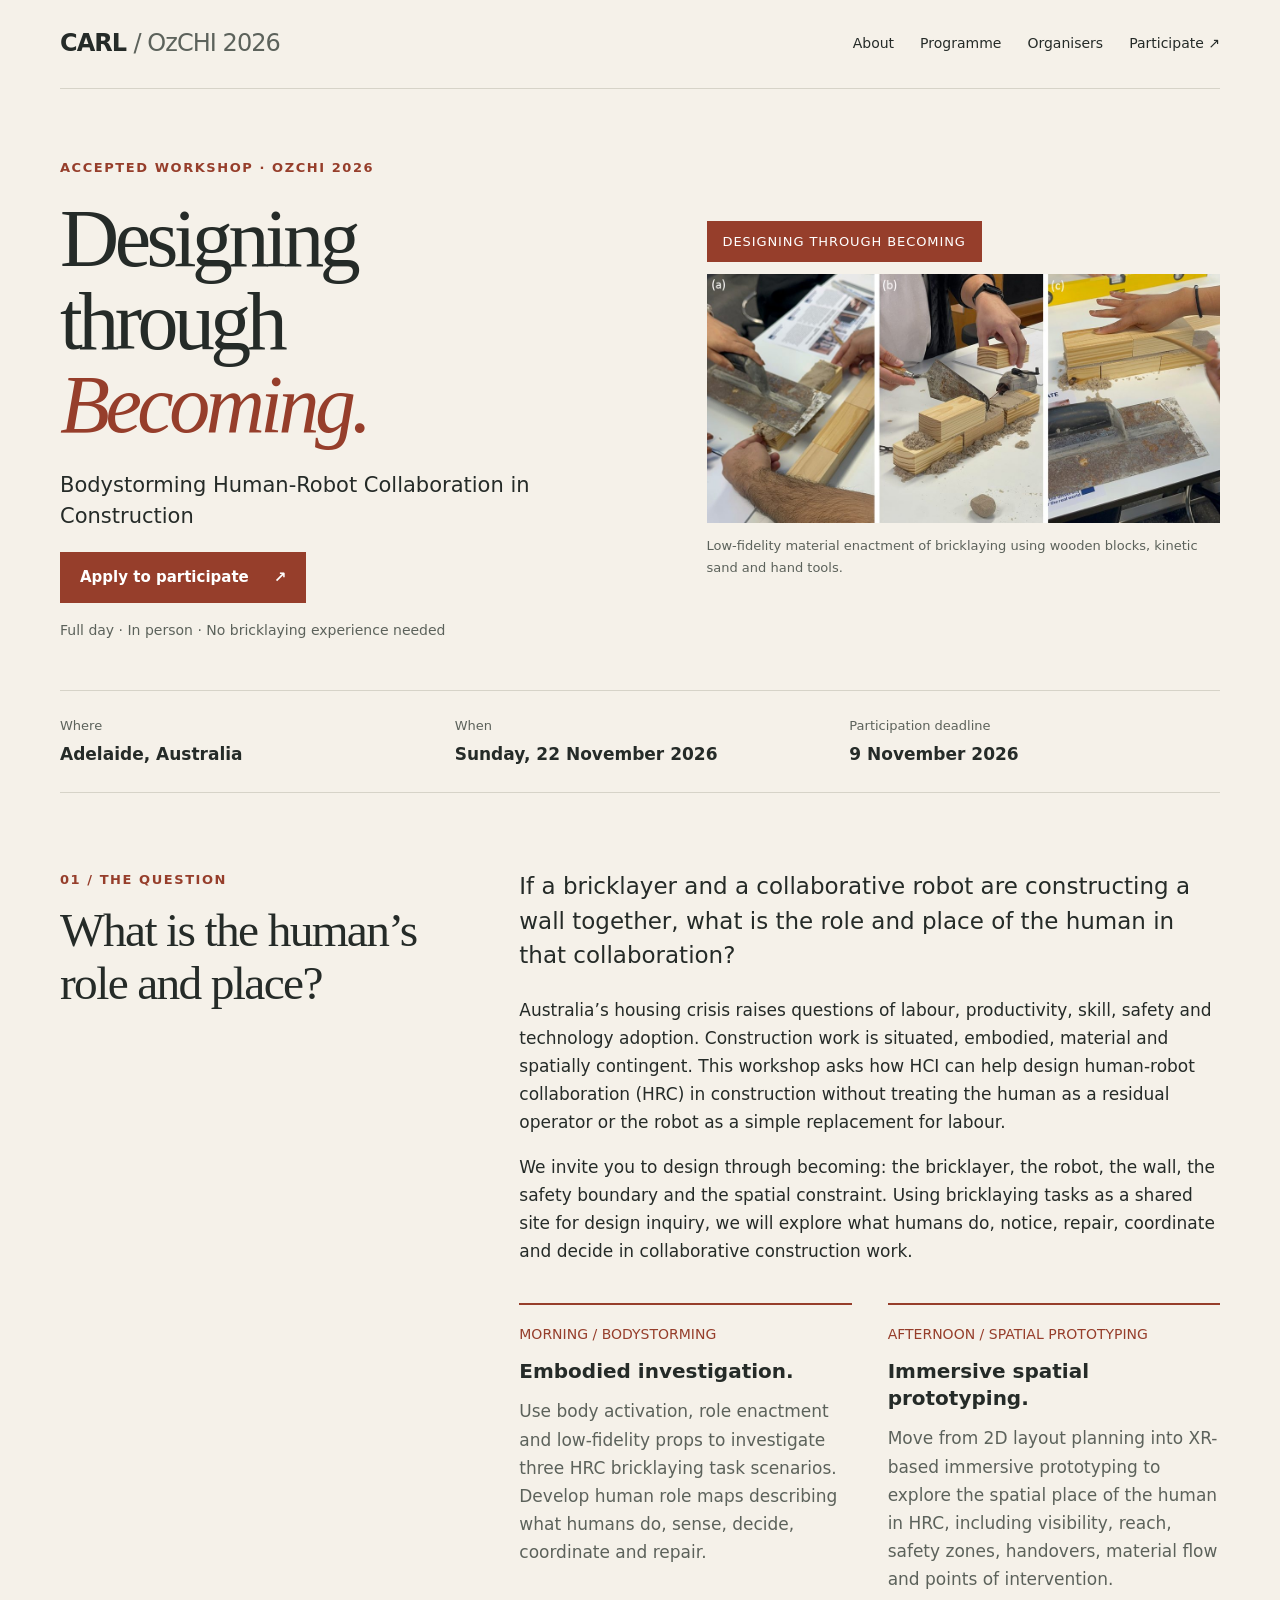
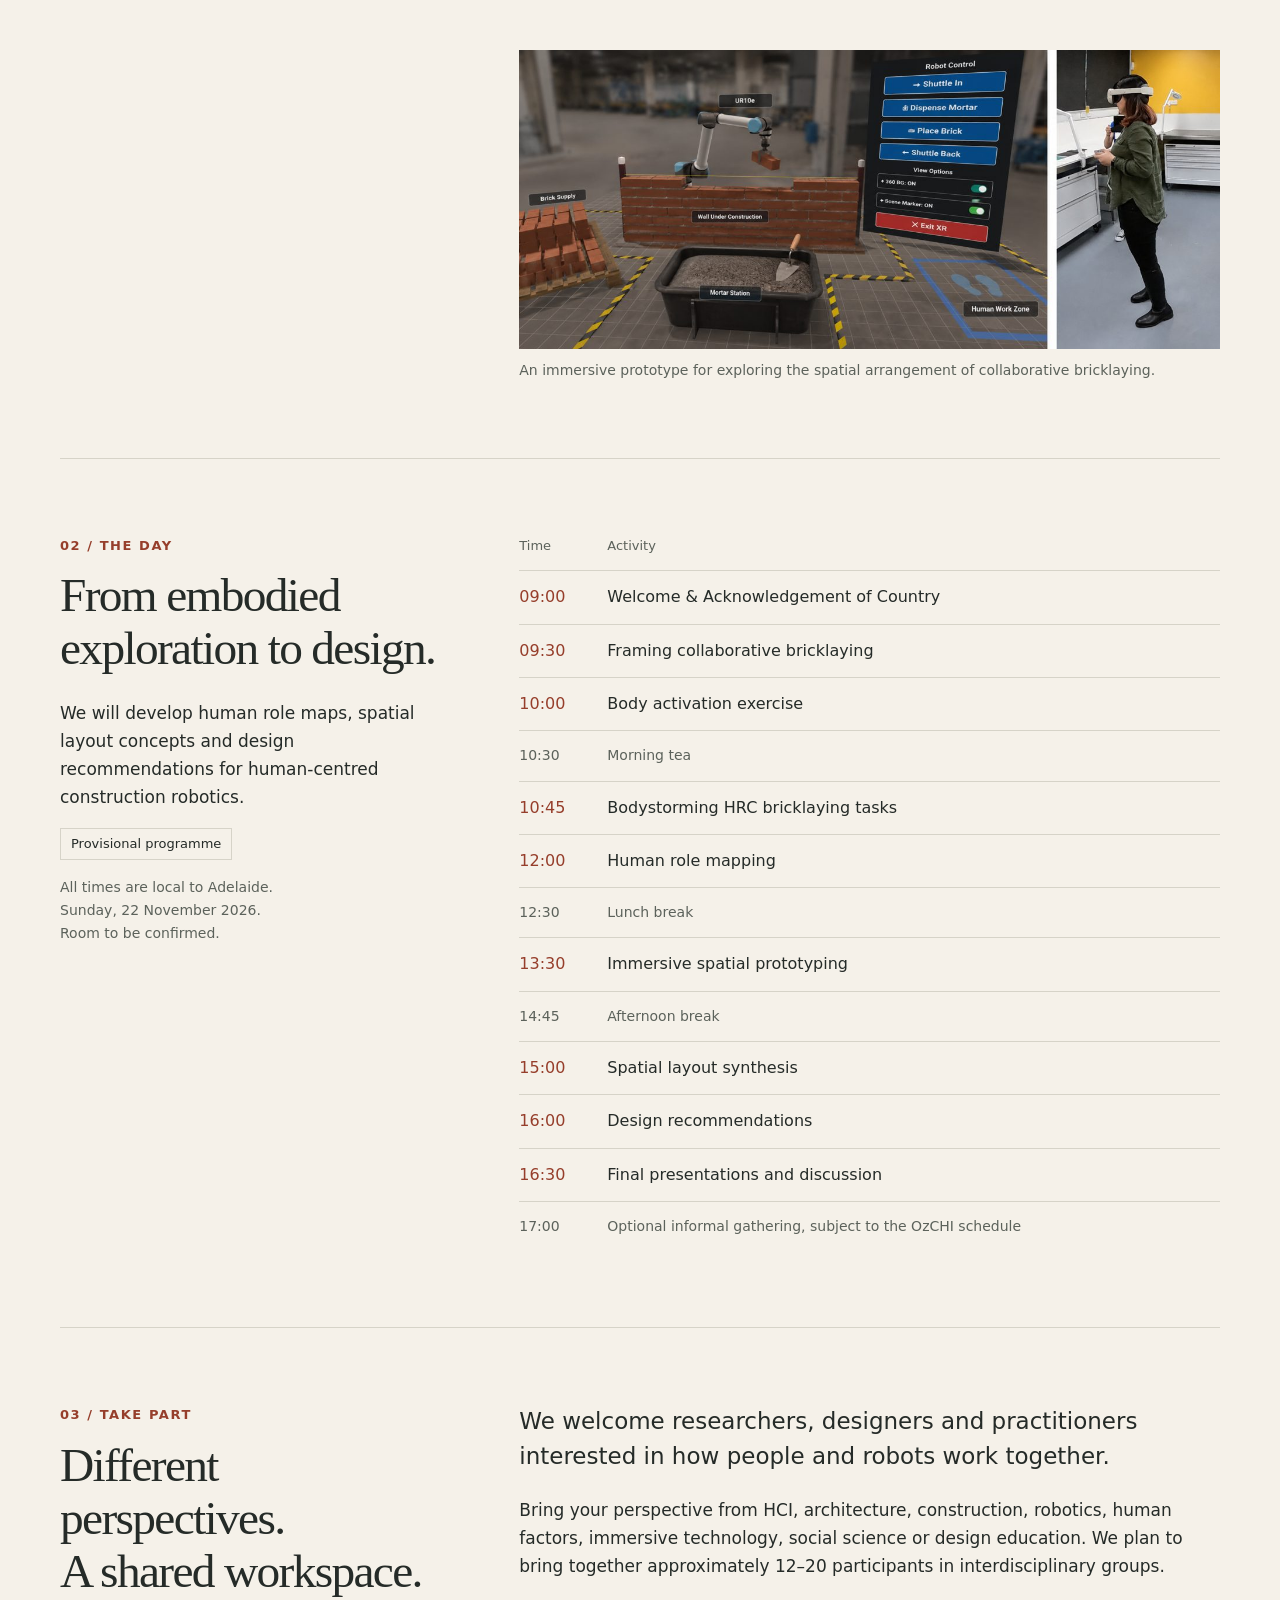
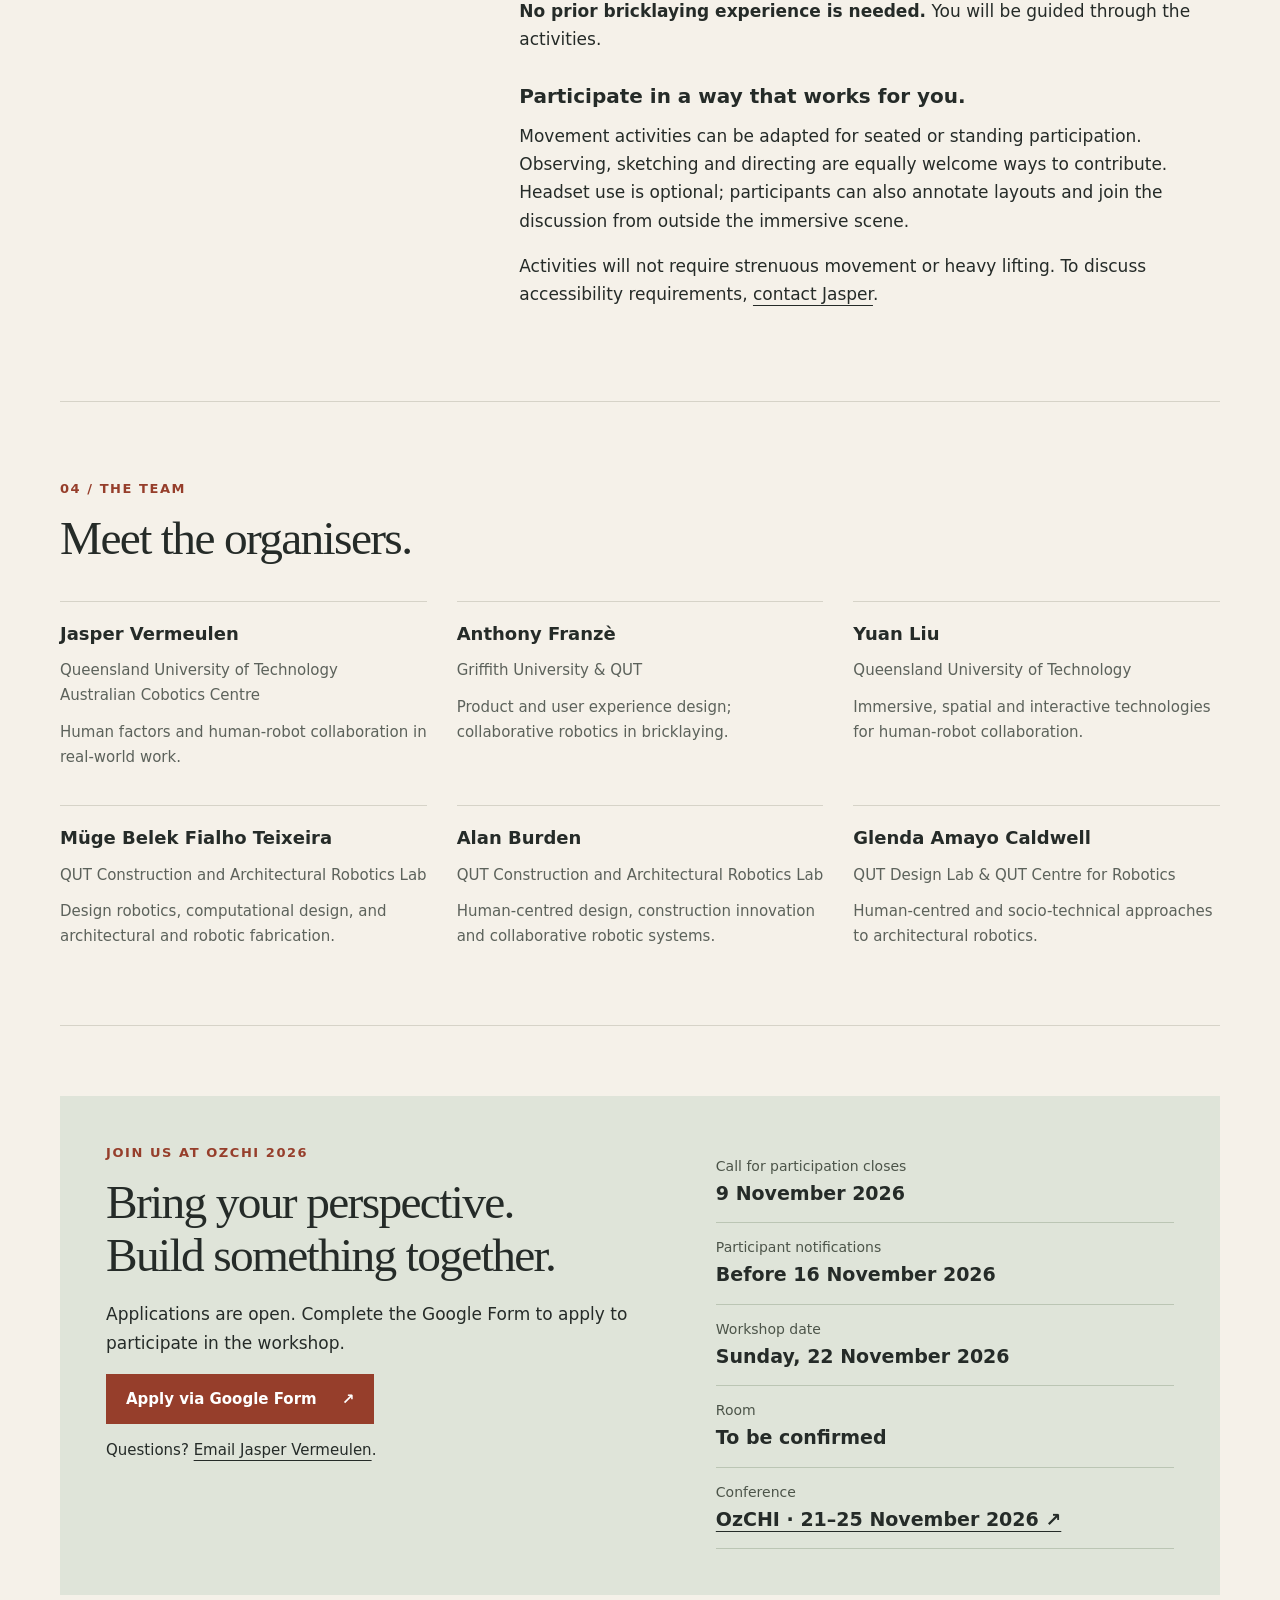
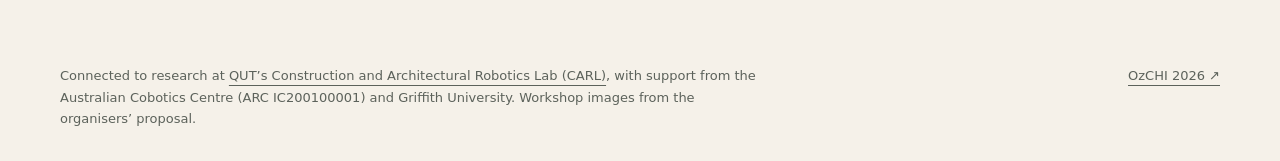
<file: ozchi-2026/index.html>
<!doctype html>
<html lang="en-AU">
<head>
<meta charset="utf-8"><meta name="viewport" content="width=device-width,initial-scale=1">
<title>Designing through Becoming | OzCHI 2026 Workshop</title>
<meta name="description" content="Explore human-robot collaboration in construction through bodystorming and immersive spatial prototyping. A full-day, in-person OzCHI 2026 workshop.">
<meta name="theme-color" content="#963e2b">
<link rel="icon" type="image/svg+xml" href="data:image/svg+xml,%3Csvg xmlns='http://www.w3.org/2000/svg' viewBox='0 0 32 32'%3E%3Crect width='32' height='32' rx='5' fill='%23963e2b'/%3E%3Cpath d='M5 9h22v6H5zm0 9h10v6H5zm13 0h9v6h-9z' fill='%23f5eee4'/%3E%3C/svg%3E">
<style>
:root{--paper:#f5f1e9;--ink:#252b28;--muted:#5c625b;--brick:#963e2b;--line:#d6d3c8;--sage:#dfe4d9}*{box-sizing:border-box}html{scroll-behavior:smooth;scroll-padding-top:2rem}body{margin:0;background:var(--paper);color:var(--ink);font:17px/1.65 system-ui,-apple-system,BlinkMacSystemFont,"Segoe UI",sans-serif}a{color:inherit;text-underline-offset:5px}a:hover{color:var(--brick)}a:focus-visible,summary:focus-visible{outline:3px solid var(--brick);outline-offset:5px}::selection{background:#e6ba99}.wrap{width:min(1160px,calc(100% - 64px));margin:auto}.skip{position:absolute;left:20px;top:-80px;background:white;padding:10px;z-index:5}.skip:focus{top:10px}.top{display:flex;align-items:center;justify-content:space-between;gap:24px;padding:24px 0;border-bottom:1px solid var(--line)}.brand{font-weight:800;text-decoration:none;letter-spacing:-.04em;font-size:24px}.brand span{font-weight:400;color:var(--muted)}nav{display:flex;gap:26px;flex-wrap:wrap;font-size:14px}nav a{text-decoration:none}.eyebrow{font-size:13px;letter-spacing:.12em;text-transform:uppercase;font-weight:700;color:var(--brick)}.hero{padding:68px 0 48px;display:grid;grid-template-columns:1.15fr 1fr;gap:56px;align-items:center}h1,h2,h3,p{margin-top:0}h1{font:500 clamp(3rem,6.4vw,5.4rem)/1.01 Georgia,serif;letter-spacing:-.055em;margin:20px 0 24px}h1 em{color:var(--brick);font-weight:400}h2{font:400 clamp(2rem,3.7vw,3.15rem)/1.12 Georgia,serif;letter-spacing:-.035em;margin-bottom:24px}h3{font-size:20px;line-height:1.35;margin-bottom:12px}.subtitle{font-size:21px;line-height:1.45;max-width:490px}.small{font-size:14px;color:var(--muted)}.hero figure{margin:0;position:relative}.hero img{width:100%;height:auto;display:block}.hero figcaption{font-size:13px;color:var(--muted);padding-top:12px}.image-label{display:table;margin-bottom:12px;background:var(--brick);color:white;padding:10px 16px;font-size:13px;letter-spacing:.07em}.button{display:inline-flex;align-items:center;gap:25px;padding:13px 20px;background:var(--brick);color:#fff;text-decoration:none;font-size:15px;font-weight:650}.button:hover{background:#77301f;color:#fff}.hero .small{margin:16px 0 0}.facts{display:grid;grid-template-columns:repeat(3,1fr);padding:24px 0;border-top:1px solid var(--line);border-bottom:1px solid var(--line);gap:24px}.facts span{display:block;font-size:13px;color:var(--muted);margin-bottom:4px}.facts strong{font-size:17px;font-weight:600}.section{padding:76px 0;border-bottom:1px solid var(--line)}.split{display:grid;grid-template-columns:.75fr 1.35fr;gap:70px}.lead{font-size:23px;line-height:1.5}.methods{display:grid;grid-template-columns:1fr 1fr;gap:36px;margin-top:38px}.method{border-top:2px solid var(--brick);padding-top:18px}.number{color:var(--brick);font-size:14px;display:block;margin-bottom:12px}.method p{color:var(--muted)}.wide-image{width:100%;height:auto;display:block}.photo{margin:40px 0 0}.photo figcaption{font-size:14px;color:var(--muted);margin-top:10px}.schedule{width:100%;table-layout:fixed;border-collapse:collapse;font-size:16px}.schedule th:first-child{width:88px}.schedule th{text-align:left;color:var(--muted);font-weight:500;font-size:13px;padding:0 0 14px}.schedule td{border-top:1px solid var(--line);padding:13px 0;vertical-align:top}.schedule td:first-child{width:88px;padding-right:20px;white-space:nowrap;font-variant-numeric:tabular-nums;color:var(--brick)}.schedule .break td{color:var(--muted);font-size:14px}.tag{display:inline-block;border:1px solid var(--line);padding:4px 10px;font-size:13px}.people{display:grid;grid-template-columns:repeat(3,1fr);gap:36px 30px;margin-top:36px}.person{border-top:1px solid var(--line);padding-top:20px}.person h3{font-size:18px}.person p{font-size:15px;color:var(--muted);margin:0}.register{margin:70px 0;background:var(--sage);padding:46px;display:grid;grid-template-columns:1.2fr 1fr;gap:60px}.register h2{margin-bottom:18px}.status{display:inline-flex;background:var(--ink);color:white;padding:12px 19px;font-size:15px;font-weight:600}.dates{margin:0}.dates div{padding:13px 0;border-bottom:1px solid #bbc5b4}.dates dt{font-size:14px;color:#4c5449}.dates dd{margin:0;font-size:19px;font-weight:600}.registration-copy{font-size:15px;margin:14px 0 0}footer{padding:0 0 32px;display:flex;justify-content:space-between;gap:30px;font-size:13px;color:var(--muted)}footer p{margin:0;max-width:710px}@media(max-width:800px){.wrap{width:calc(100% - 36px)}.top{align-items:flex-start}nav{gap:10px 16px;justify-content:flex-end}.hero{gap:30px;padding-top:42px;grid-template-columns:1fr}.hero img{height:auto}.split{grid-template-columns:1fr;gap:18px}.section{padding:48px 0}.people{grid-template-columns:1fr 1fr}.register{padding:28px;gap:25px;grid-template-columns:1fr}.facts{gap:15px}.facts strong{font-size:15px}footer{flex-direction:column;gap:14px}}@media(max-width:480px){.top{flex-direction:column;gap:14px}nav{justify-content:flex-start}.facts,.methods,.people{grid-template-columns:1fr}.facts{gap:16px}.facts span{margin-bottom:0}.hero{padding-top:32px}h1{font-size:3.5rem}.lead{font-size:20px}.register{margin:44px 0;padding:24px}.methods{gap:20px}.schedule{font-size:15px}}@media(prefers-reduced-motion:reduce){html{scroll-behavior:auto}}
</style>
</head>
<body>
<a class="skip" href="#main">Skip to content</a>
<div class="wrap">
<header class="top"><div class="brand"><a href="https://research.qut.edu.au/carl/" style="text-decoration:none">CARL</a> <span>/ OzCHI 2026</span></div><nav aria-label="Main navigation"><a href="#about">About</a><a href="#programme">Programme</a><a href="#organisers">Organisers</a><a href="#participate">Participate ↗</a></nav></header>
<main id="main">
<section class="hero" aria-labelledby="title"><div><div class="eyebrow">Accepted workshop · OzCHI 2026</div><h1 id="title">Designing<br>through<br><em>Becoming.</em></h1><p class="subtitle">Bodystorming Human-Robot Collaboration in Construction</p><a class="button" href="https://forms.gle/bjhLhkR7MwGhqY9p6">Apply to participate <span aria-hidden="true">↗</span></a><p class="small">Full day · In person · No bricklaying experience needed</p></div><figure><span class="image-label">DESIGNING THROUGH BECOMING</span><img src="[data-uri]" width="1200" height="582" alt="Hands arranging wooden bricks with kinetic sand and hand tools during a bricklaying enactment"><figcaption>Low-fidelity material enactment of bricklaying using wooden blocks, kinetic sand and hand tools.</figcaption></figure></section>
<div class="facts"><div><span>Where</span><strong>Adelaide, Australia</strong></div><div><span>When</span><strong>Sunday, 22 November 2026</strong></div><div><span>Participation deadline</span><strong>9 November 2026</strong></div></div>
<section class="section split" id="about"><div><p class="eyebrow">01 / The question</p><h2>What is the human’s role and place?</h2></div><div><p class="lead">If a bricklayer and a collaborative robot are constructing a wall together, what is the role and place of the human in that collaboration?</p><p>Australia’s housing crisis raises questions of labour, productivity, skill, safety and technology adoption. Construction work is situated, embodied, material and spatially contingent. This workshop asks how HCI can help design human-robot collaboration (HRC) in construction without treating the human as a residual operator or the robot as a simple replacement for labour.</p><p>We invite you to design through becoming: the bricklayer, the robot, the wall, the safety boundary and the spatial constraint. Using bricklaying tasks as a shared site for design inquiry, we will explore what humans do, notice, repair, coordinate and decide in collaborative construction work.</p><div class="methods"><article class="method"><span class="number">MORNING / BODYSTORMING</span><h3>Embodied investigation.</h3><p>Use body activation, role enactment and low-fidelity props to investigate three HRC bricklaying task scenarios. Develop human role maps describing what humans do, sense, decide, coordinate and repair.</p></article><article class="method"><span class="number">AFTERNOON / SPATIAL PROTOTYPING</span><h3>Immersive spatial prototyping.</h3><p>Move from 2D layout planning into XR-based immersive prototyping to explore the spatial place of the human in HRC, including visibility, reach, safety zones, handovers, material flow and points of intervention.</p></article></div><figure class="photo"><img class="wide-image" loading="lazy" src="[data-uri]" width="1200" height="512" alt="Immersive prototype showing a human-robot bricklaying workspace"><figcaption>An immersive prototype for exploring the spatial arrangement of collaborative bricklaying.</figcaption></figure></div></section>
<section class="section split" id="programme"><div><p class="eyebrow">02 / The day</p><h2>From embodied exploration to design.</h2><p>We will develop human role maps, spatial layout concepts and design recommendations for human-centred construction robotics.</p><span class="tag">Provisional programme</span><p class="small" style="margin-top:16px">All times are local to Adelaide.<br>Sunday, 22 November 2026.<br>Room to be confirmed.</p></div><div><table class="schedule"><thead><tr><th scope="col">Time</th><th scope="col">Activity</th></tr></thead><tbody>
<tr><td>09:00</td><td>Welcome &amp; Acknowledgement of Country</td></tr><tr><td>09:30</td><td>Framing collaborative bricklaying</td></tr><tr><td>10:00</td><td>Body activation exercise</td></tr><tr class="break"><td>10:30</td><td>Morning tea</td></tr><tr><td>10:45</td><td>Bodystorming HRC bricklaying tasks</td></tr><tr><td>12:00</td><td>Human role mapping</td></tr><tr class="break"><td>12:30</td><td>Lunch break</td></tr><tr><td>13:30</td><td>Immersive spatial prototyping</td></tr><tr class="break"><td>14:45</td><td>Afternoon break</td></tr><tr><td>15:00</td><td>Spatial layout synthesis</td></tr><tr><td>16:00</td><td>Design recommendations</td></tr><tr><td>16:30</td><td>Final presentations and discussion</td></tr><tr class="break"><td>17:00</td><td>Optional informal gathering, subject to the OzCHI schedule</td></tr>
</tbody></table></div></section>
<section class="section split" id="who"><div><p class="eyebrow">03 / Take part</p><h2>Different perspectives.<br>A shared workspace.</h2></div><div><p class="lead">We welcome researchers, designers and practitioners interested in how people and robots work together.</p><p>Bring your perspective from HCI, architecture, construction, robotics, human factors, immersive technology, social science or design education. We plan to bring together approximately 12–20 participants in interdisciplinary groups.</p><p><strong>No prior bricklaying experience is needed.</strong> You will be guided through the activities.</p><h3 style="margin-top:30px">Participate in a way that works for you.</h3><p>Movement activities can be adapted for seated or standing participation. Observing, sketching and directing are equally welcome ways to contribute. Headset use is optional; participants can also annotate layouts and join the discussion from outside the immersive scene.</p><p>Activities will not require strenuous movement or heavy lifting. To discuss accessibility requirements, <a href="mailto:j.vermeulen@qut.edu.au">contact Jasper</a>.</p></div></section>
<section class="section" id="organisers"><p class="eyebrow">04 / The team</p><h2>Meet the organisers.</h2><div class="people">
<article class="person"><h3>Jasper Vermeulen</h3><p>Queensland University of Technology<br>Australian Cobotics Centre</p><p style="margin-top:12px">Human factors and human-robot collaboration in real-world work.</p></article>
<article class="person"><h3>Anthony Franzè</h3><p>Griffith University &amp; QUT</p><p style="margin-top:12px">Product and user experience design; collaborative robotics in bricklaying.</p></article>
<article class="person"><h3>Yuan Liu</h3><p>Queensland University of Technology</p><p style="margin-top:12px">Immersive, spatial and interactive technologies for human-robot collaboration.</p></article>
<article class="person"><h3>Müge Belek Fialho Teixeira</h3><p>QUT Construction and Architectural Robotics Lab</p><p style="margin-top:12px">Design robotics, computational design, and architectural and robotic fabrication.</p></article>
<article class="person"><h3>Alan Burden</h3><p>QUT Construction and Architectural Robotics Lab</p><p style="margin-top:12px">Human-centred design, construction innovation and collaborative robotic systems.</p></article>
<article class="person"><h3>Glenda Amayo Caldwell</h3><p>QUT Design Lab &amp; QUT Centre for Robotics</p><p style="margin-top:12px">Human-centred and socio-technical approaches to architectural robotics.</p></article>
</div></section>
<section class="register" id="participate" aria-labelledby="join-title"><div><p class="eyebrow">Join us at OzCHI 2026</p><h2 id="join-title">Bring your perspective.<br>Build something together.</h2><p>Applications are open. Complete the Google Form to apply to participate in the workshop.</p><div id="signup-action"><a class="button" href="https://forms.gle/bjhLhkR7MwGhqY9p6">Apply via Google Form <span aria-hidden="true">↗</span></a></div><p class="registration-copy" id="signup-note">Questions? <a href="mailto:j.vermeulen@qut.edu.au">Email Jasper Vermeulen</a>.</p></div><dl class="dates"><div><dt>Call for participation closes</dt><dd>9 November 2026</dd></div><div><dt>Participant notifications</dt><dd>Before 16 November 2026</dd></div><div><dt>Workshop date</dt><dd>Sunday, 22 November 2026</dd></div><div><dt>Room</dt><dd>To be confirmed</dd></div><div><dt>Conference</dt><dd><a href="https://www.ozchi.org/2026/">OzCHI · 21–25 November 2026 ↗</a></dd></div></dl></section>
</main><footer><p>Connected to research at <a href="https://research.qut.edu.au/carl/">QUT’s Construction and Architectural Robotics Lab (CARL)</a>, with support from the Australian Cobotics Centre (ARC IC200100001) and Griffith University. Workshop images from the organisers’ proposal.</p><a href="https://www.ozchi.org/2026/">OzCHI 2026 ↗</a></footer>
</div>

</body></html>
</file>
